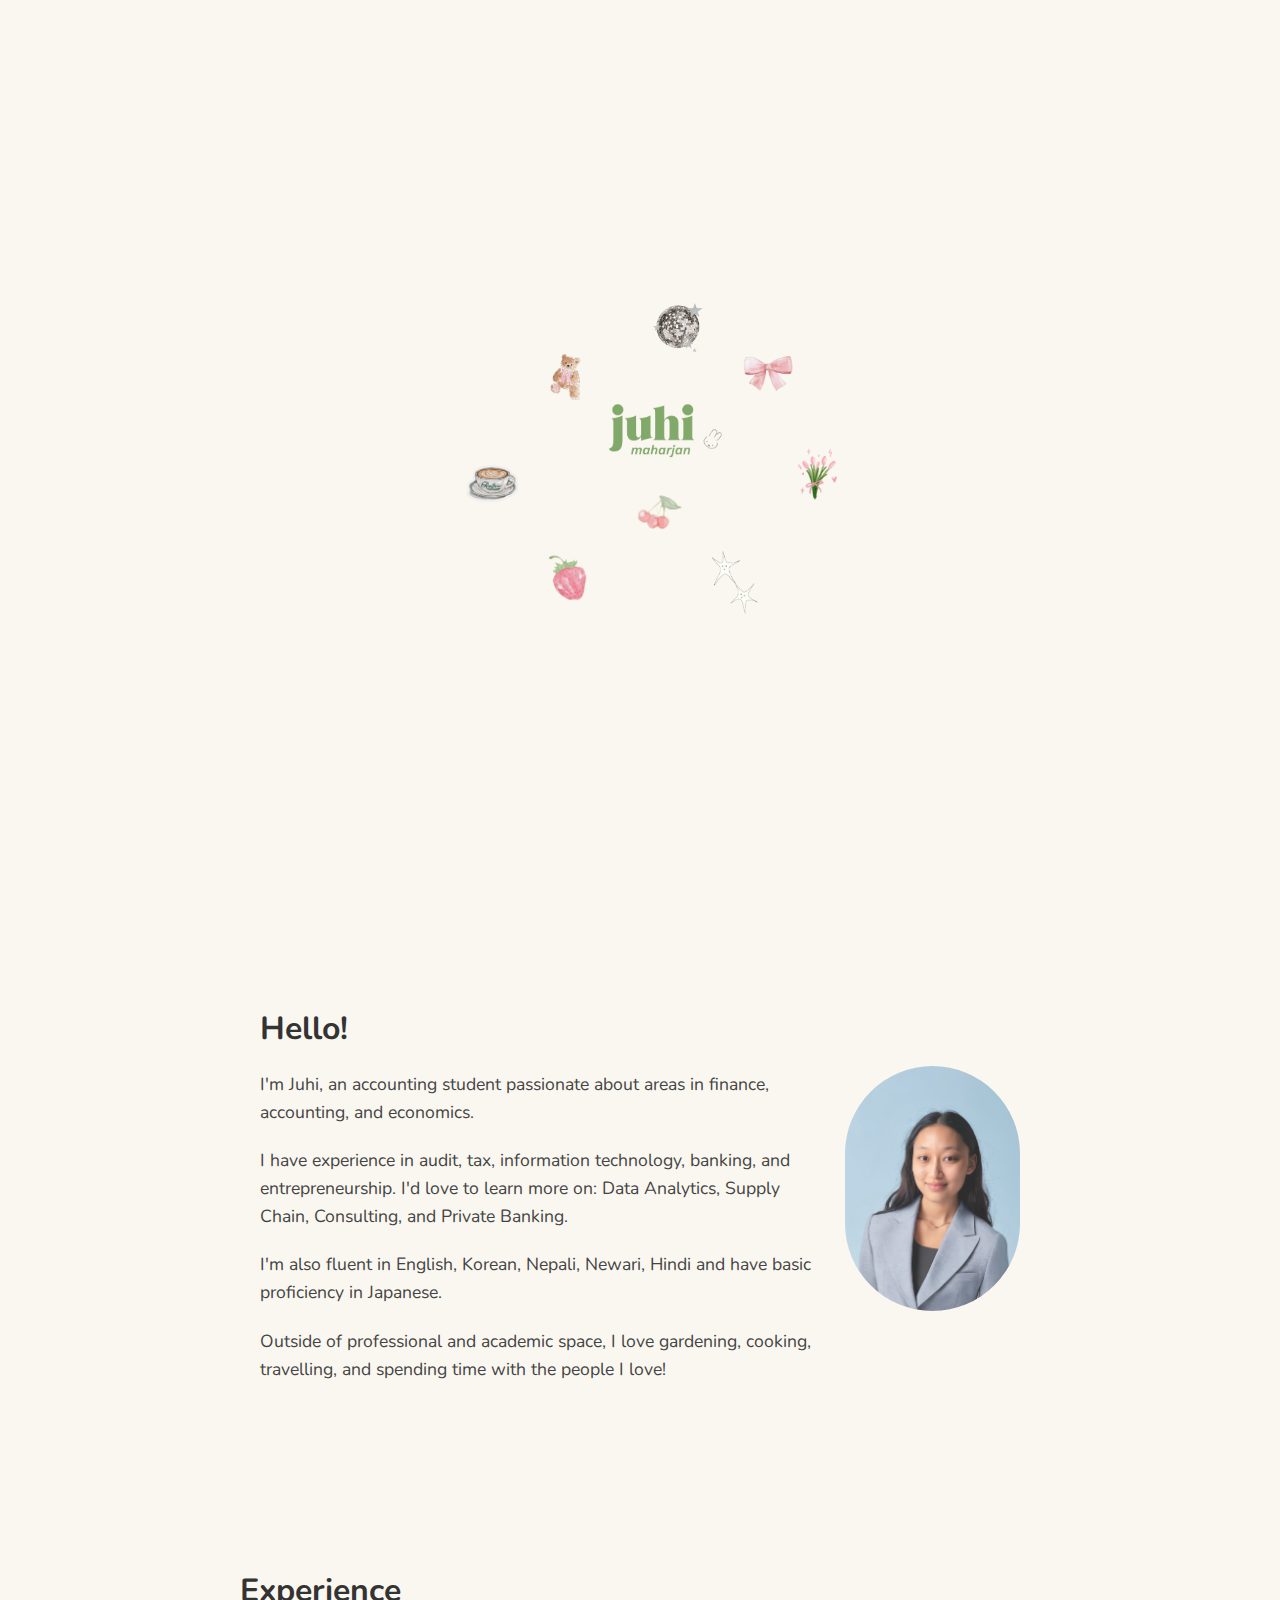
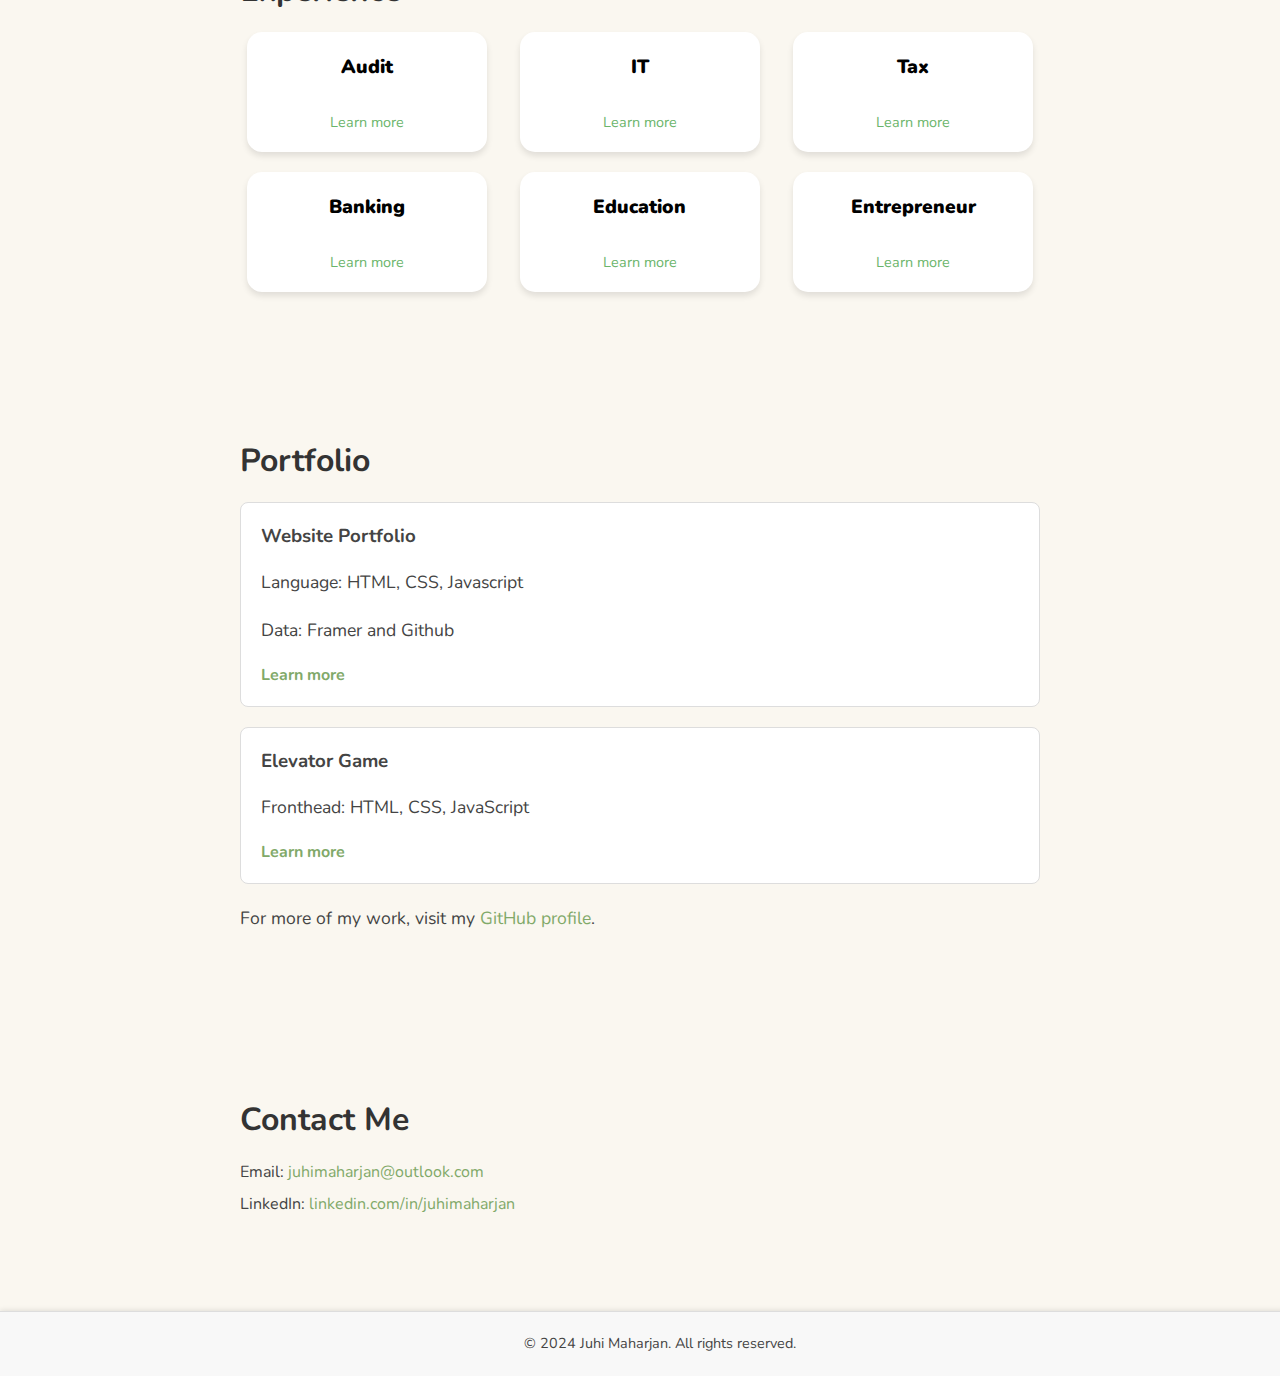
<file: index.html>
<!DOCTYPE html>
<html lang="en">
<head>
    <meta charset="UTF-8">
    <meta name="viewport" content="width=device-width, initial-scale=1.0">
    <title>Juhi Maharjan</title>
    <link rel="stylesheet" href="styles.css">
    <link rel="icon" href="images/miffy.png" type="image/png">
    <link rel="preconnect" href="https://fonts.googleapis.com">
    <link rel="preconnect" href="https://fonts.gstatic.com" crossorigin>
    <link href="https://fonts.googleapis.com/css2?family=Nunito:wght@300;400;600&family=Playwrite+CU:wght@100..400&display=swap" rel="stylesheet">
</head>
<body>
    <div class="logo-container">
        <a href="#top"> 
            <img src="images/juhi.png" alt="Logo" id="logo">
        </a>
        <div class="doodles">
            <img src="images/bear.png" class="doodle" alt="bear">
            <img src="images/bow.png" class="doodle" alt="bow">
            <img src="images/strawberry.png" class="doodle" alt="strawberry">
            <img src="images/cherries.png" class="doodle" alt="cherries">
            <img src="images/stars.png" class="doodle" alt="stars">
            <img src="images/discoball.png" class="doodle" alt="disco ball">
            <img src="images/tulips.png" class="doodle" alt="tulip bouquet">
            <img src="images/coffee.png" class="doodle" alt="ralph's coffee cup">
        </div>
        <div class="nav-bar">
            <a href="#about" class="nav-item">
                <img src="images/about.png" alt="About" class="about-icon">
            </a>
            <a href="#experience" class="nav-item">
                <img src="images/experience.png" alt="Portfolio" class="experience-icon">
            </a>
            <a href="#portfolio" class="nav-item">
                <img src="images/portfolio.png" alt="Portfolio" class="portfolio-icon">
            </a>
            <a href="#contact" class="nav-item">
                <img src="images/contact.png" alt="Contact" class="contact-icon">
            </a>
        </div>
    </div>

    <div id="content">
        <section id="about">
            <div class="about-content">
                <div class="about-text">
                    <h2>Hello!</h2>
                    <p>I'm Juhi, an accounting student passionate about areas in finance, accounting, and economics.</p>
                    <p>I have experience in audit, tax, information technology, banking, and entrepreneurship. I'd love to learn more on: Data Analytics, Supply Chain, Consulting, and Private Banking.</p>
                    <p>I'm also fluent in English, Korean, Nepali, Newari, Hindi and have basic proficiency in Japanese.</p>
                    <p>Outside of professional and academic space, I love gardening, cooking, travelling, and spending time with the people I love!</p>
                </div>
                <div class="about-image">
                    <img src="images/headshot.png" alt="Juhi Maharjan">
                </div>
            </div>
        </section>

        <section id="experience">
            <h2>Experience</h2>
            <div class="experience-container">
                <div class="experience-box">
                    <p><strong>Audit</strong></p>
                    <a href="audit.html">Learn more</a>
                </div>
                <div class="experience-box">
                    <p><strong>IT</strong></p> 
                    <a href="it.html">Learn more</a> 
                </div>
                <div class="experience-box">
                    <p><strong>Tax</strong></p>
                    <a href="tax.html">Learn more</a>
                </div>
                <div class="experience-box">
                    <p><strong>Banking</strong></p>
                    <a href="banking.html">Learn more</a>
                </div>
                <div class="experience-box">
                    <p><strong>Education</strong></p>
                    <a href="education.html">Learn more</a>
                </div>
                <div class="experience-box">
                    <p><strong>Entrepreneur</strong></p>
                    <a href="entrepreneur.html">Learn more</a>
                </div>
            </div>
        </section>
        
        <section id="portfolio">
            <h2>Portfolio</h2>
            <div class="portfolio-item">
                <h3>Website Portfolio</h3>
                <p>Language: HTML, CSS, Javascript</p>
                <p>Data: Framer and Github</p>
                <a href="portfolio.html">Learn more</a>
            </div>
            <div class="portfolio-item">
                <h3>Elevator Game</h3>
                <p>Fronthead: HTML, CSS, JavaScript</p>
                <a href="elevator.html">Learn more</a>
            </div>
            <div>
                <p>For more of my work, visit my <a href="https://github.com/juhimaharjan" target="_blank">GitHub profile</a>.</p>
            </div>
        </section>

        <section id="contact">
            <h2>Contact Me</h2>
            <ul>
                <li>Email: <a href="mailto:juhimaharjan@outlook.com">juhimaharjan@outlook.com</a></li>
                <li>LinkedIn: <a href="https://www.linkedin.com/in/juhimaharjan" target="_blank">linkedin.com/in/juhimaharjan</a></li>
            </ul>
        </section>
    </div>
    <footer>
        <p>&copy; 2024 Juhi Maharjan. All rights reserved.</p>
    </footer>

    <script src="scripts.js"></script>
</body>
</html>
</file>
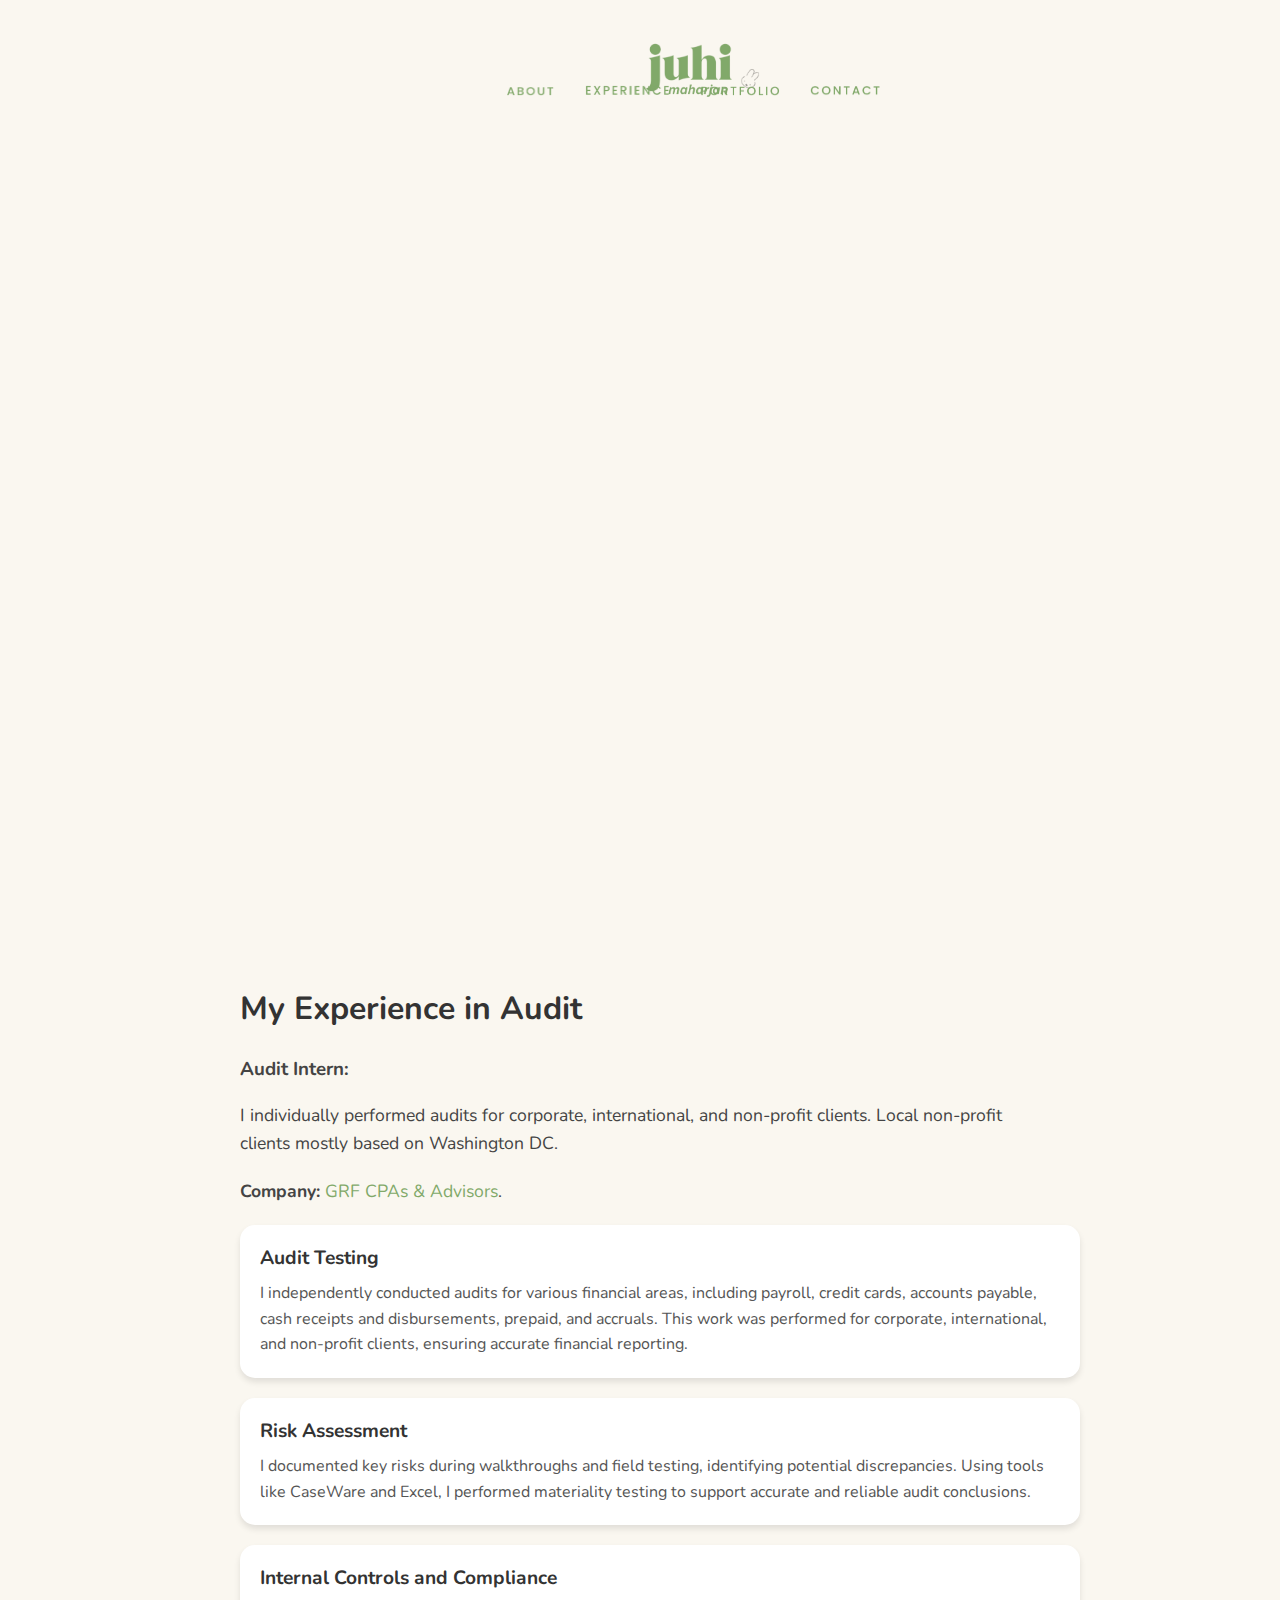
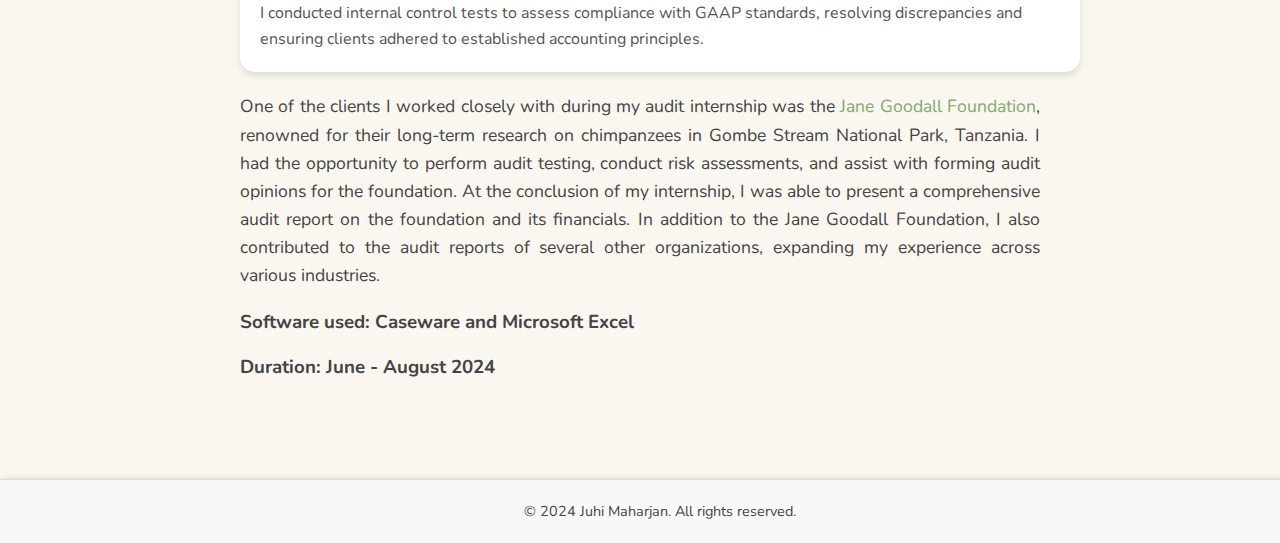
<file: audit.html>
<!DOCTYPE html>
<html lang="en">
<head>
    <meta charset="UTF-8">
    <meta name="viewport" content="width=device-width, initial-scale=1.0">
    <title>Audit</title>
    <link rel="stylesheet" href="styles.css">
    <link rel="icon" href="images/miffy.png" type="image/png"> 
    <link rel="preconnect" href="https://fonts.googleapis.com">
    <link rel="preconnect" href="https://fonts.gstatic.com" crossorigin>
    <link href="https://fonts.googleapis.com/css2?family=Nunito:wght@300;400;600&family=Playwrite+CU:wght@100..400&display=swap" rel="stylesheet">
</head>
    <body id="portfolio">
    <div class="logo-container sticky">
        <a href="index.html">
            <img src="images/juhi.png" alt="Logo" id="logo" class="shrunk-logo">
        </a>
        <div class="nav-bar show">
            <a href="index.html#about" class="nav-item">
                <img src="images/about.png" alt="About" class="about-icon">
            </a>
            <a href="index.html#experience" class="nav-item">
                <img src="images/experience.png" alt="Experience" class="experience-icon">
            </a>
            <a href="index.html#portfolio" class="nav-item">
                <img src="images/portfolio.png" alt="Portfolio" class="portfolio-icon">
            </a>
            <a href="index.html#contact" class="nav-item">
                <img src="images/contact.png" alt="Contact" class="contact-icon">
            </a>
        </div>
    </div>

    <div id="content">
        <section id="learn-more">
            <h2>My Experience in Audit<h2>
            <h3>Audit Intern:</h3>
            <p>I individually performed audits for corporate, international, and non-profit clients. Local non-profit clients mostly based on Washington DC. </p>
            <p><strong>Company:</strong> <a href="https://www.grfcpa.com/" target="_blank">GRF CPAs & Advisors</a>.</p>

            <div class="box">
                <h3>Audit Testing</h3>
                <p>I independently conducted audits for various financial areas, including payroll, credit cards, accounts payable, cash receipts and disbursements, prepaid, and accruals. This work was performed for corporate, international, and non-profit clients, ensuring accurate financial reporting.</p>
            </div>

            <div class="box">
                <h3>Risk Assessment</h3>
                <p>I documented key risks during walkthroughs and field testing, identifying potential discrepancies. Using tools like CaseWare and Excel, I performed materiality testing to support accurate and reliable audit conclusions.</p>
            </div>

            <div class="box">
                <h3> Internal Controls and Compliance</h3>
                <p>I conducted internal control tests to assess compliance with GAAP standards, resolving discrepancies and ensuring clients adhered to established accounting principles.</p>
            </div>

            <p style="text-align: justify;">
                One of the clients I worked closely with during my audit internship was the  <a href="https://janegoodall.org/" target="_blank"> Jane Goodall Foundation</a>, renowned for their long-term research on chimpanzees in Gombe Stream National Park, Tanzania. I had the opportunity to perform audit testing, conduct risk assessments, and assist with forming audit opinions for the foundation. At the conclusion of my internship, I was able to present a comprehensive audit report on the foundation and its financials. In addition to the Jane Goodall Foundation, I also contributed to the audit reports of several other organizations, expanding my experience across various industries.
            </p>

            <h3>Software used: Caseware and Microsoft Excel</h3> 
            <h3>Duration: June - August 2024</h3>
            </div>
        </section>
    </div>

    <footer>
        <p>&copy; 2024 Juhi Maharjan. All rights reserved.</p>
    </footer>

    <script src="scripts.js"></script>
</body>
</html>
</file>
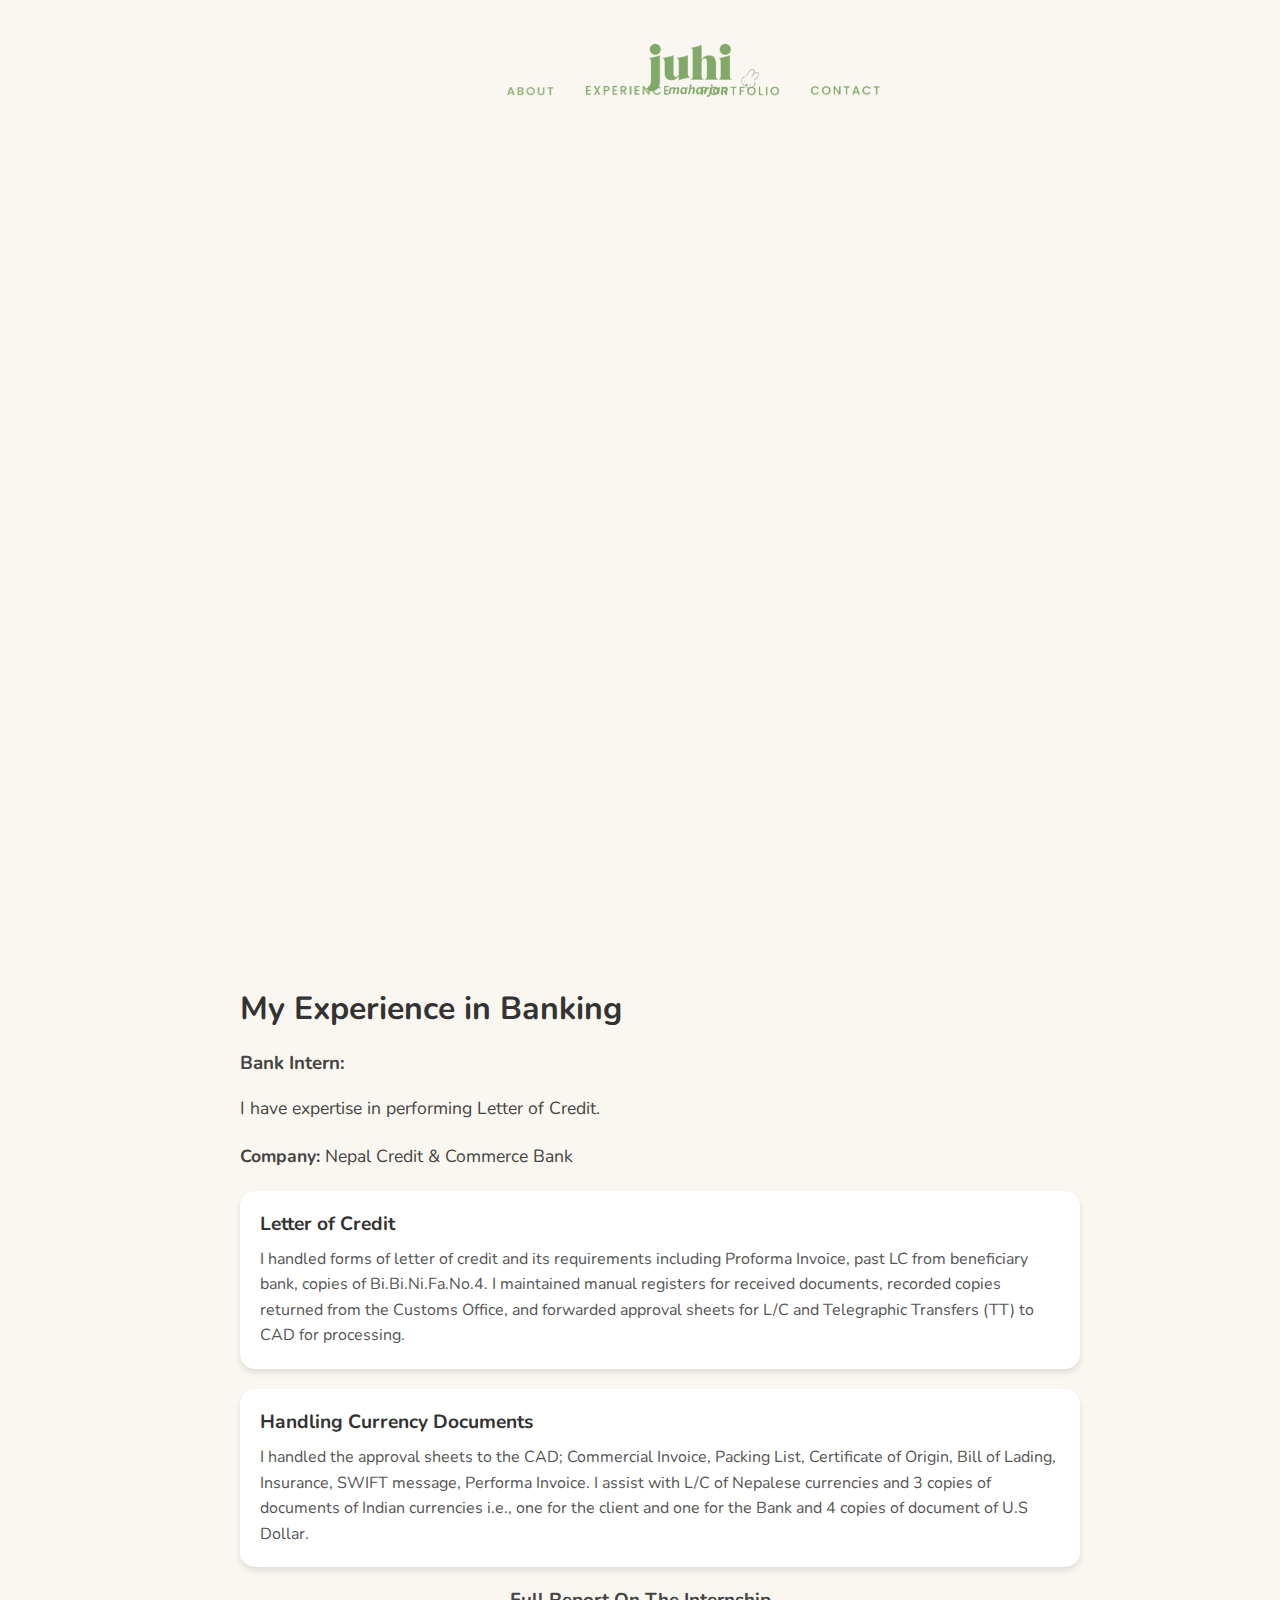
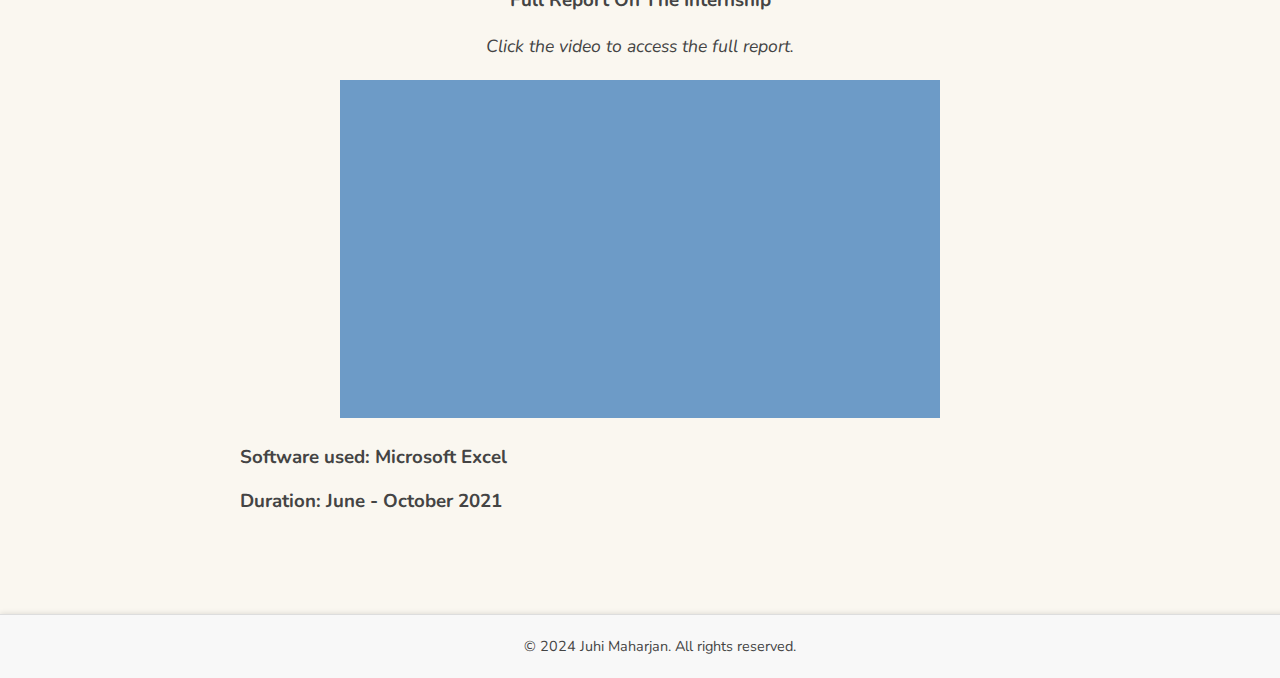
<file: banking.html>
<!DOCTYPE html>
<html lang="en">
<head>
    <meta charset="UTF-8">
    <meta name="viewport" content="width=device-width, initial-scale=1.0">
    <title>Bank</title>
    <link rel="stylesheet" href="styles.css">
    <link rel="icon" href="images/favicon.png" type="image/png"> 
    <link rel="preconnect" href="https://fonts.googleapis.com">
    <link rel="preconnect" href="https://fonts.gstatic.com" crossorigin>
    <link href="https://fonts.googleapis.com/css2?family=Nunito:wght@300;400;600&family=Playwrite+CU:wght@100..400&display=swap" rel="stylesheet">
</head>
<body id="portfolio">
    <div class="logo-container sticky">
        <a href="index.html">
            <img src="images/juhi.png" alt="Logo" id="logo" class="shrunk-logo">
        </a>
        <div class="nav-bar show">
            <a href="index.html#about" class="nav-item">
                <img src="images/about.png" alt="About" class="about-icon">
            </a>
            <a href="index.html#experience" class="nav-item">
                <img src="images/experience.png" alt="Experience" class="experience-icon">
            </a>
            <a href="index.html#portfolio" class="nav-item">
                <img src="images/portfolio.png" alt="Portfolio" class="portfolio-icon">
            </a>
            <a href="index.html#contact" class="nav-item">
                <img src="images/contact.png" alt="Contact" class="contact-icon">
            </a>
        </div>
    </div>

    <div id="content">
        <section id="learn-more">
            <h2>My Experience in Banking</h2>
            <h3>Bank Intern:</h3>
            <p>I have expertise in performing Letter of Credit.</p>
            <p><strong>Company:</strong> Nepal Credit & Commerce Bank</p>
            
            <div class="box">
                <h3>Letter of Credit</h3>
                <p>I handled forms of letter of credit and its requirements including Proforma Invoice, past LC from beneficiary bank, copies of Bi.Bi.Ni.Fa.No.4. I maintained manual registers for received documents, recorded copies returned from the Customs Office, and forwarded approval sheets for L/C and Telegraphic Transfers (TT) to CAD for processing. </p>
            </div>

            <div class="box">
                <h3>Handling Currency Documents</h3>
                <p> I handled the approval sheets to the CAD; Commercial Invoice, Packing List, Certificate of Origin, Bill of Lading, Insurance, SWIFT message, Performa Invoice. I assist with L/C  of Nepalese currencies and 3 copies of documents of Indian currencies i.e., one for the client and one for the Bank and 4 copies of document of U.S Dollar.</p>
            </div>

            <div>
                <h3 style="text-align: center;">Full Report On The Internship</h3>

                <!-- Container for video and text -->
                <div style="text-align: center; margin-bottom: 20px;">
                    <p style="text-align: center; font-style: italic; margin-bottom: 20px;">
                        Click the video to access the full report.
                    </p>
                    
                    <!-- Container for the video -->
                    <div style="text-align: center;">
                        <a href="images/bankreport.pdf" target="_blank">
                            <video id="myVideo" width="600" autoplay muted loop>
                                <source src="images/video.mp4" type="video/mp4">
                                Your browser does not support the video tag.
                            </video>
                        </a>
                    </div>

                    <div style="margin-top: 20px;">
                        <h3 style="text-align: left;">Software used: Microsoft Excel</h3>
                        <h3 style="text-align: left;">Duration: June - October 2021</h3>
                    </div>
        </section>
    </div>

    <footer>
        <p>&copy; 2024 Juhi Maharjan. All rights reserved.</p>
    </footer>

    <script src="scripts.js"></script>
</body>
</html>
</file>
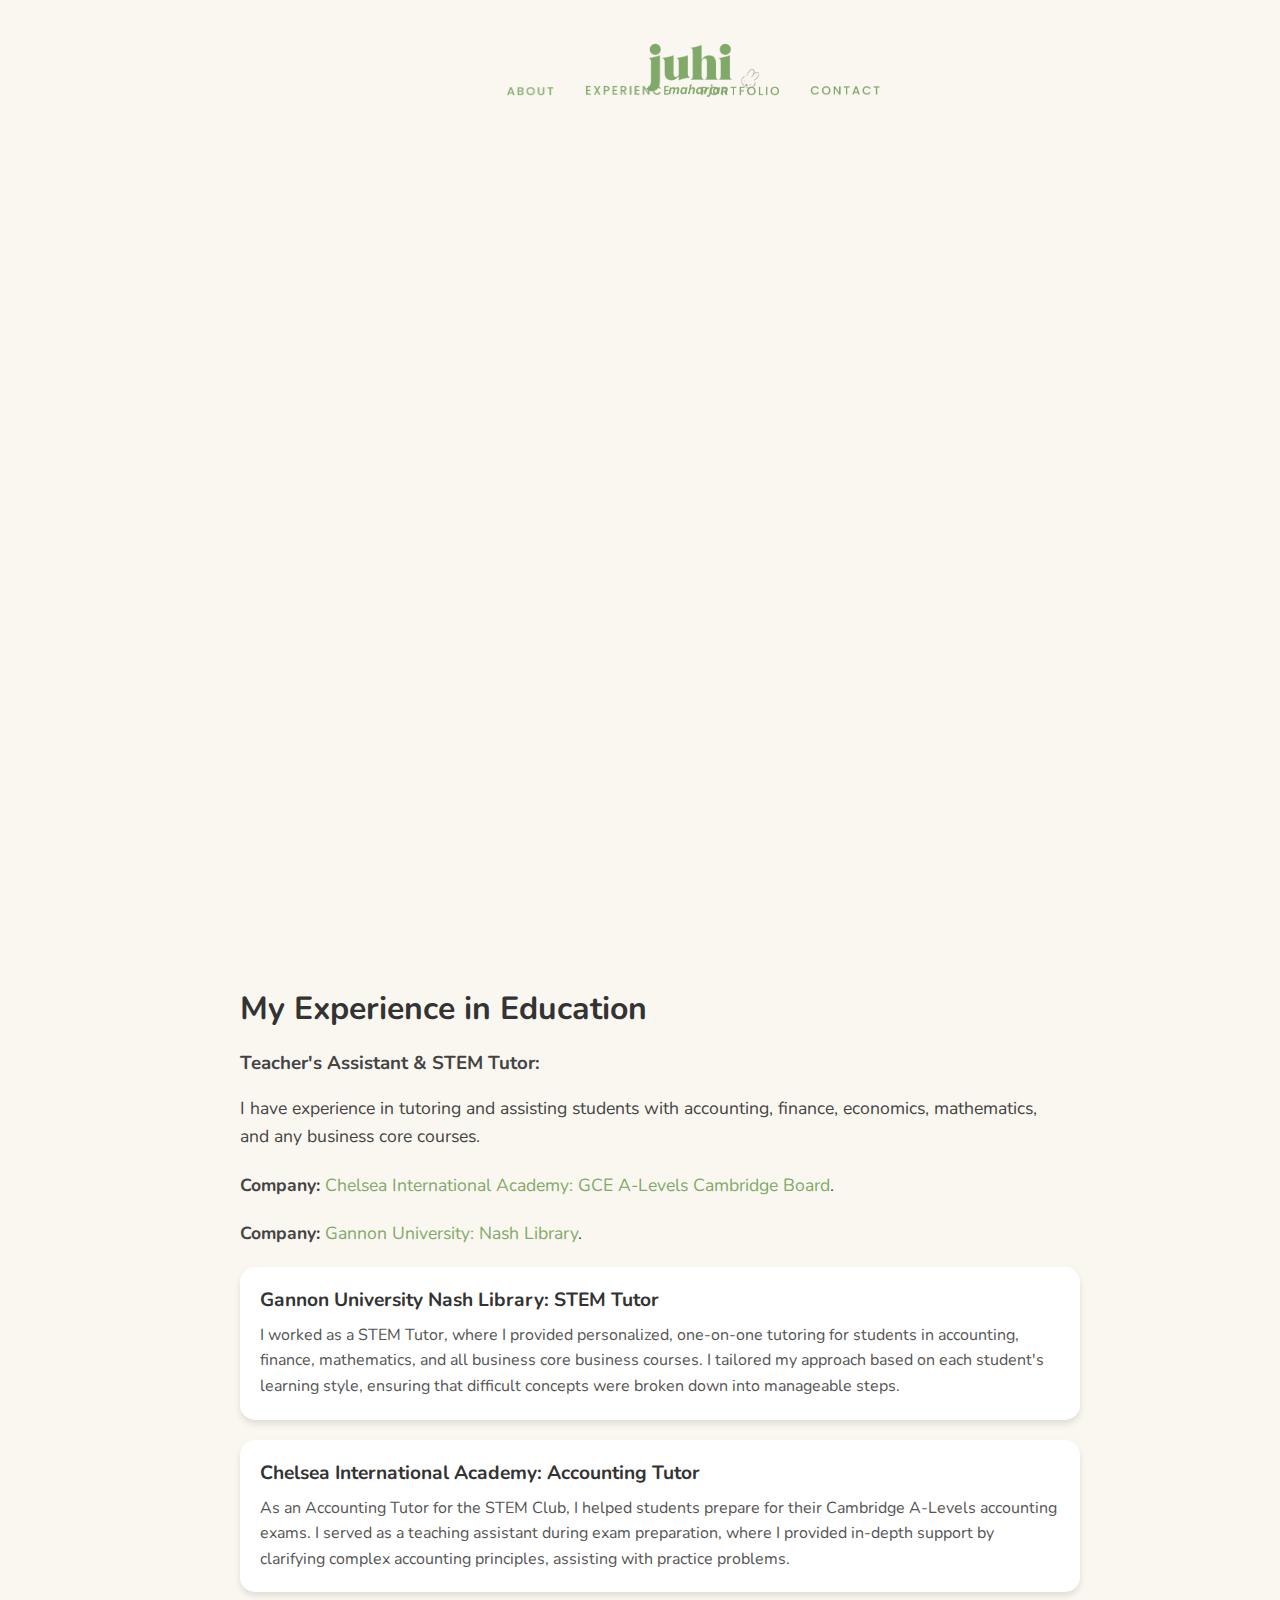
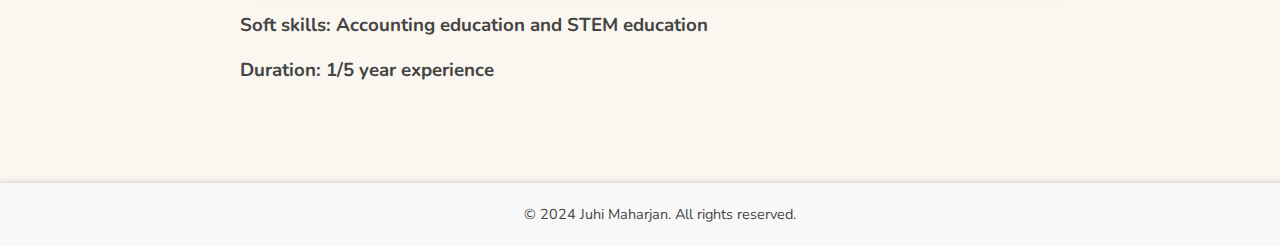
<file: education.html>
<!DOCTYPE html>
<html lang="en">
<head>
    <meta charset="UTF-8">
    <meta name="viewport" content="width=device-width, initial-scale=1.0">
    <title>Education</title>
    <link rel="stylesheet" href="styles.css">
    <link rel="icon" href="images/favicon.png" type="image/png"> 
    <link rel="preconnect" href="https://fonts.googleapis.com">
    <link rel="preconnect" href="https://fonts.gstatic.com" crossorigin>
    <link href="https://fonts.googleapis.com/css2?family=Nunito:wght@300;400;600&family=Playwrite+CU:wght@100..400&display=swap" rel="stylesheet">
</head>
<body id="portfolio">
    <div class="logo-container sticky">
        <a href="index.html">
            <img src="images/juhi.png" alt="Logo" id="logo" class="shrunk-logo">
        </a>
        <div class="nav-bar show">
            <a href="index.html#about" class="nav-item">
                <img src="images/about.png" alt="About" class="about-icon">
            </a>
            <a href="index.html#experience" class="nav-item">
                <img src="images/experience.png" alt="Experience" class="experience-icon">
            </a>
            <a href="index.html#portfolio" class="nav-item">
                <img src="images/portfolio.png" alt="Portfolio" class="portfolio-icon">
            </a>
            <a href="index.html#contact" class="nav-item">
                <img src="images/contact.png" alt="Contact" class="contact-icon">
            </a>
        </div>
    </div>

    <div id="content">
        <section id="learn-more">
            <h2>My Experience in Education</h2>
            <h3>Teacher's Assistant & STEM Tutor:</h3>
            <p>I have experience in tutoring and assisting students with accounting, finance, economics, mathematics, and any business core courses.</p>
            <p><strong>Company:</strong> <a href="https://chelsea.edu.np/gce-a-level" target="_blank">Chelsea International Academy: GCE A-Levels Cambridge Board</a>.</p>
            <p><strong>Company:</strong> <a href="https://library.gannon.edu/c.php?g=707144&p=5812086" target="_blank">Gannon University: Nash Library</a>.</p>
          
            <div class="box">
                <h3>Gannon University Nash Library: STEM Tutor</h3>
                <p>I worked as a STEM Tutor, where I provided personalized, one-on-one tutoring for students in accounting, finance, mathematics, and all business core business courses. I tailored my approach based on each student's learning style, ensuring that difficult concepts were broken down into manageable steps.</p>
            </div>

            <div class="box">
                <h3>Chelsea International Academy: Accounting Tutor</h3>
                <p>As an Accounting Tutor for the STEM Club, I helped students prepare for their Cambridge A-Levels accounting exams. I served as a teaching assistant during exam preparation, where I provided in-depth support by clarifying complex accounting principles, assisting with practice problems.</p>
            </div>

            <h3>Soft skills: Accounting education and STEM education</h3> 
            <h3>Duration: 1/5 year experience</h3>
            </div>
        </section>
    </div>

    <footer>
        <p>&copy; 2024 Juhi Maharjan. All rights reserved.</p>
    </footer>

    <script src="scripts.js"></script>
</body>
</html>
</file>
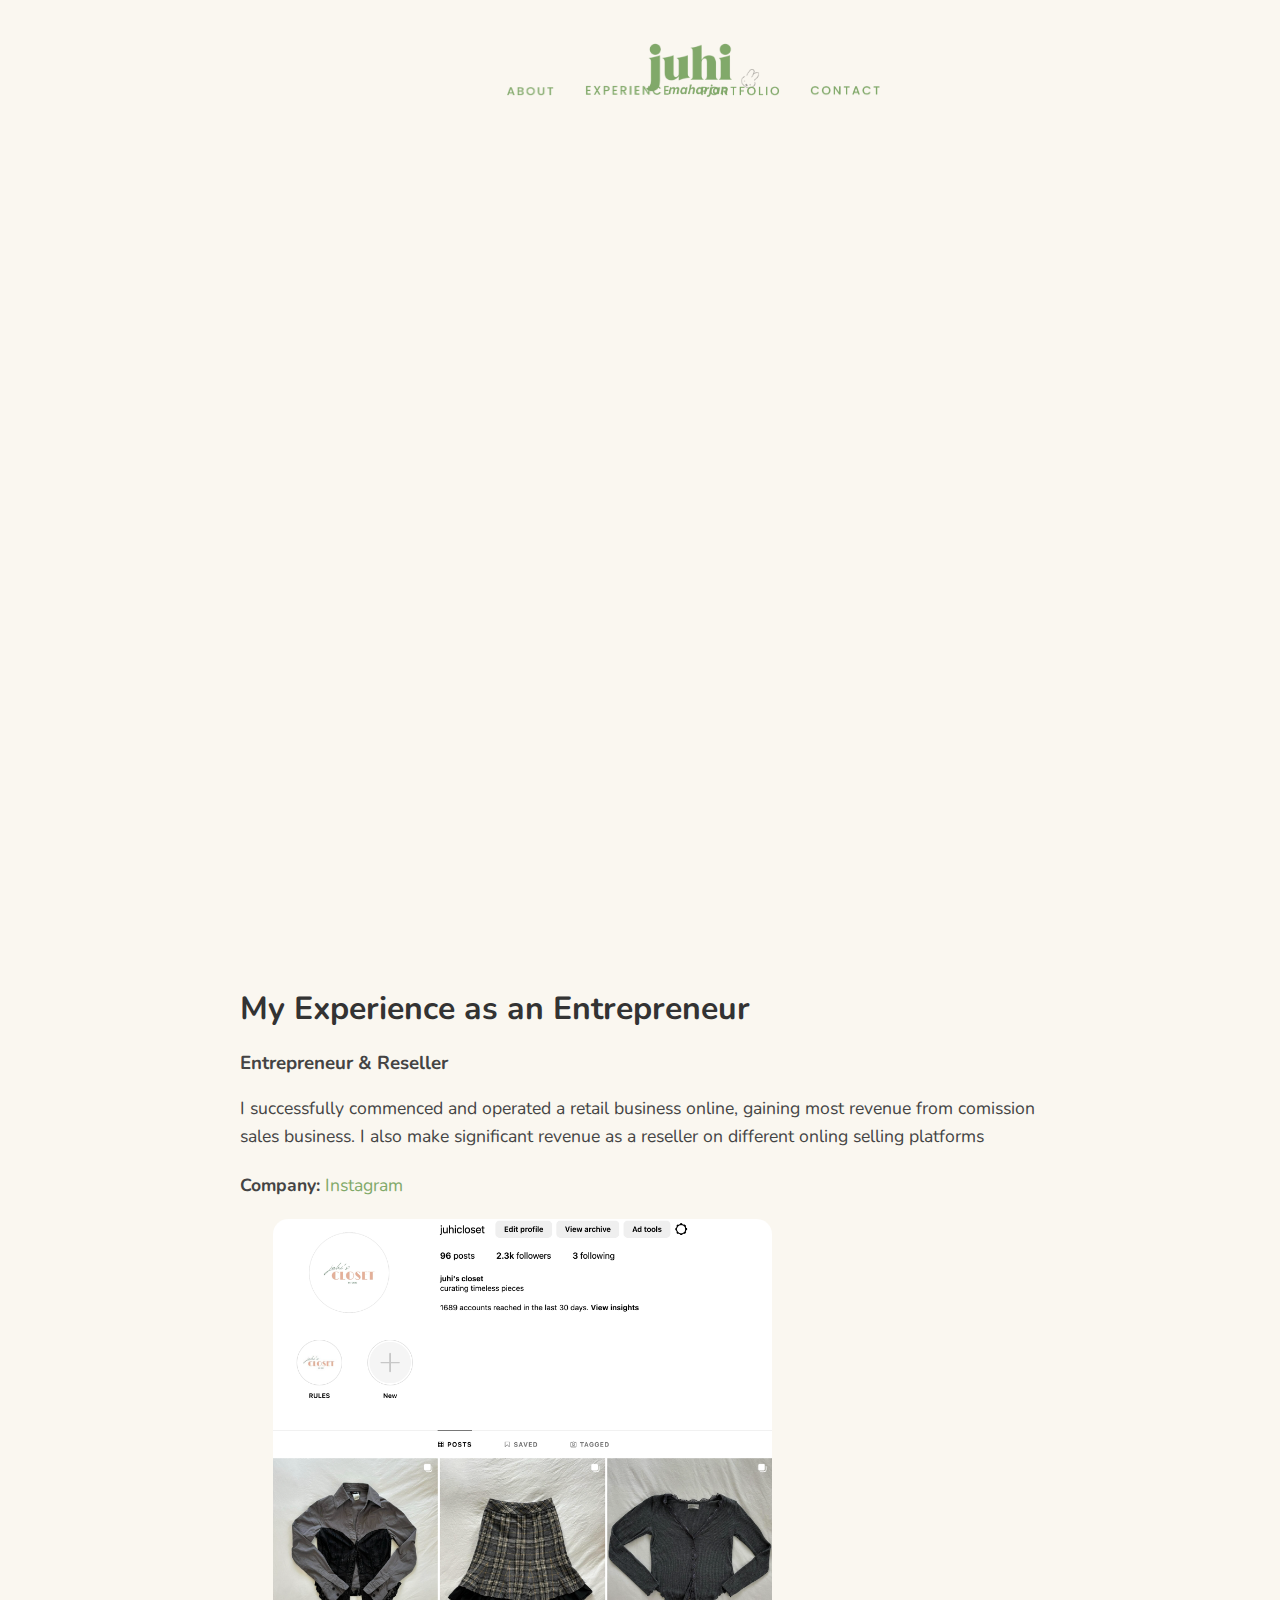
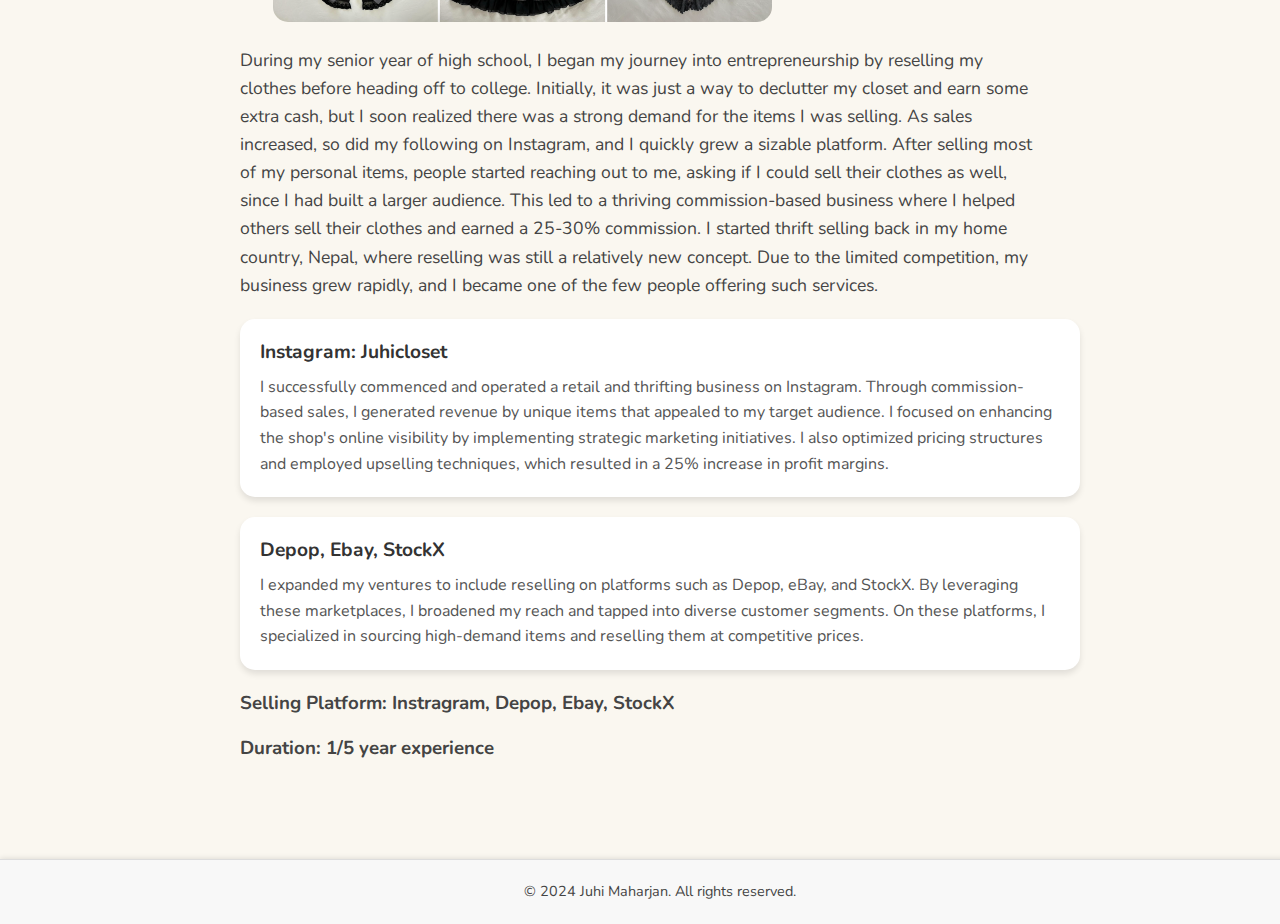
<file: entrepreneur.html>
<!DOCTYPE html>
<html lang="en">
<head>
    <meta charset="UTF-8">
    <meta name="viewport" content="width=device-width, initial-scale=1.0">
    <title>Entrepreneur</title>
    <link rel="stylesheet" href="styles.css">
    <link rel="icon" href="images/favicon.png" type="image/png"> 
    <link rel="preconnect" href="https://fonts.googleapis.com">
    <link rel="preconnect" href="https://fonts.gstatic.com" crossorigin>
    <link href="https://fonts.googleapis.com/css2?family=Nunito:wght@300;400;600&family=Playwrite+CU:wght@100..400&display=swap" rel="stylesheet">
</head>
<body id="portfolio">
    <div class="logo-container sticky">
        <a href="index.html">
            <img src="images/juhi.png" alt="Logo" id="logo" class="shrunk-logo">
        </a>
        <div class="nav-bar show">
            <a href="index.html#about" class="nav-item">
                <img src="images/about.png" alt="About" class="about-icon">
            </a>
            <a href="index.html#experience" class="nav-item">
                <img src="images/experience.png" alt="Experience" class="experience-icon">
            </a>
            <a href="index.html#portfolio" class="nav-item">
                <img src="images/portfolio.png" alt="Portfolio" class="portfolio-icon">
            </a>
            <a href="index.html#contact" class="nav-item">
                <img src="images/contact.png" alt="Contact" class="contact-icon">
            </a>
        </div>
    </div>

    <div id="content">
        <section id="learn-more">
            <h2>My Experience as an Entrepreneur</h2>
            <h3>Entrepreneur & Reseller</h3>
            <p>I successfully commenced and operated a retail business online, gaining most revenue from comission sales business. I also make significant revenue as a reseller on different onling selling platforms</p>
            <p><strong>Company:</strong> <a href="https://www.instagram.com/" target="_blank">Instagram</a></p>

        <div style="display: flex; justify-content: center; align-items: center; gap: 20px;">
            <!-- Left side: Image -->
                <div>
            <img src="images/instagram.png" alt="Instagram Profile" style="max-width: 500px; border-radius: 15px; height: auto;">
                </div>
    
            <!-- Right side: Video -->
                <div>
            <video id="myVideo" style="width: 215px; border-radius: 15px; height: auto;" autoplay muted loop>
            <source src="images/instagram.mp4" type="video/mp4">
            Your browser does not support the video tag.
                </video>
            </div>
        </div>
            
            <p>During my senior year of high school, I began my journey into entrepreneurship by reselling my clothes before heading off to college. Initially, it was just a way to declutter my closet and earn some extra cash, but I soon realized there was a strong demand for the items I was selling. As sales increased, so did my following on Instagram, and I quickly grew a sizable platform. After selling most of my personal items, people started reaching out to me, asking if I could sell their clothes as well, since I had built a larger audience. This led to a thriving commission-based business where I helped others sell their clothes and earned a 25-30% commission.
                I started thrift selling back in my home country, Nepal, where reselling was still a relatively new concept. Due to the limited competition, my business grew rapidly, and I became one of the few people offering such services.</p>

            <div class="box">
                <h3>Instagram: Juhicloset</h3>
                <p>I successfully commenced and operated a retail and thrifting business on Instagram. Through commission-based sales, I generated revenue by unique items that appealed to my target audience. I focused on enhancing the shop's online visibility by implementing strategic marketing initiatives. I also optimized pricing structures and employed upselling techniques, which resulted in a 25% increase in profit margins.</p>
            </div>

            <div class="box">
                <h3>Depop, Ebay, StockX</h3>
                <p>I expanded my ventures to include reselling on platforms such as Depop, eBay, and StockX. By leveraging these marketplaces, I broadened my reach and tapped into diverse customer segments. On these platforms, I specialized in sourcing high-demand items and reselling them at competitive prices.</p>
            </div>

            <h3>Selling Platform: Instragram, Depop, Ebay, StockX</h3> 
            <h3>Duration: 1/5 year experience</h3>
            </div>
        </section>
    </div>

    <footer>
        <p>&copy; 2024 Juhi Maharjan. All rights reserved.</p>
    </footer>

    <script src="scripts.js"></script>
</body>
</html>
</file>
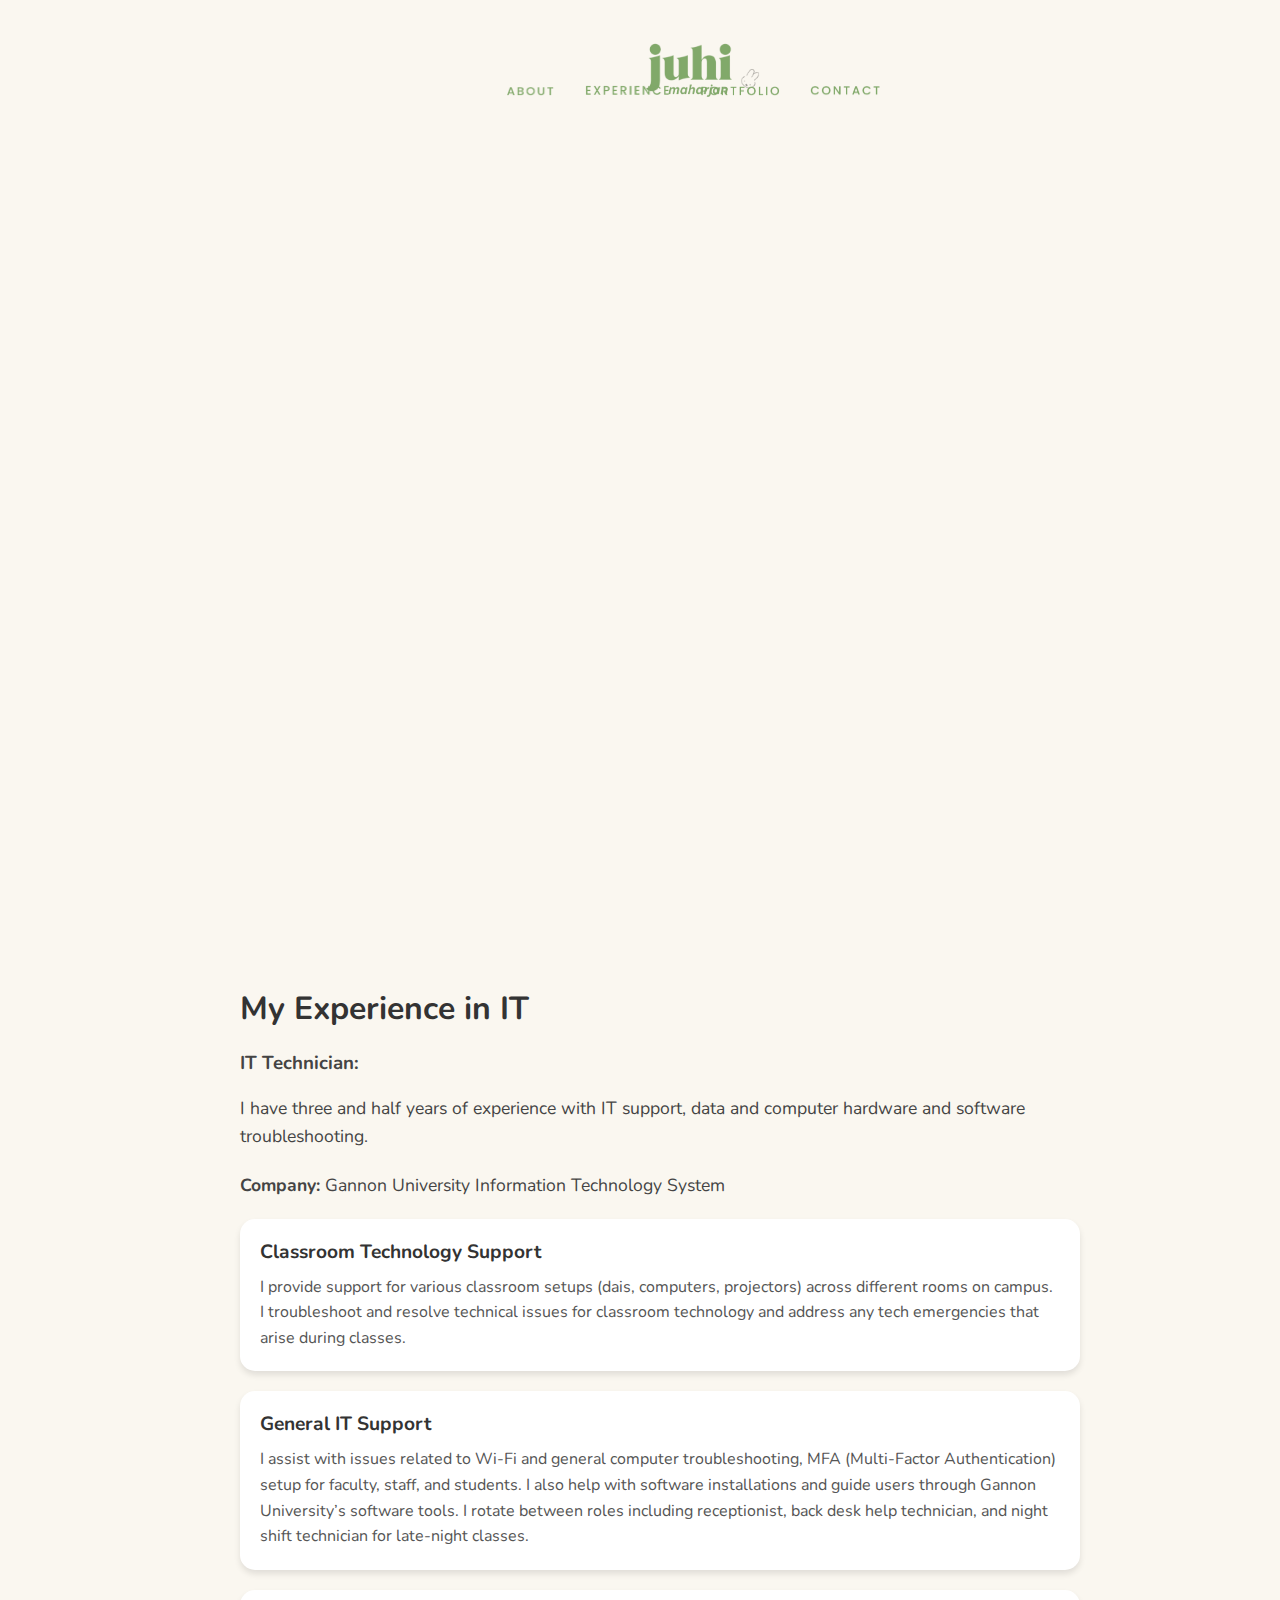
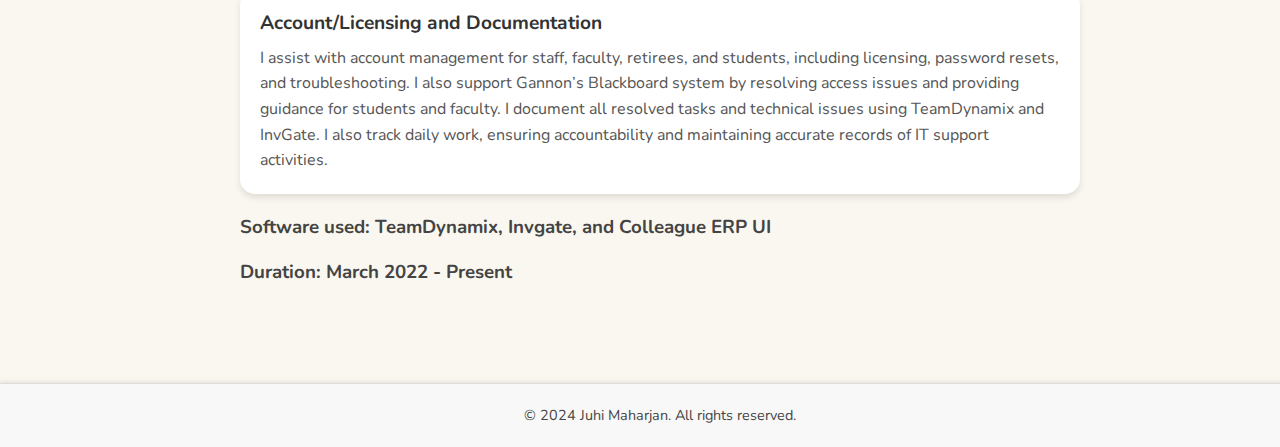
<file: it.html>
<!DOCTYPE html>
<html lang="en">
<head>
    <meta charset="UTF-8">
    <meta name="viewport" content="width=device-width, initial-scale=1.0">
    <title>IT</title>
    <link rel="stylesheet" href="styles.css">
    <link rel="icon" href="images/miffy.png" type="image/png"> 
    <link rel="preconnect" href="https://fonts.googleapis.com">
    <link rel="preconnect" href="https://fonts.gstatic.com" crossorigin>
    <link href="https://fonts.googleapis.com/css2?family=Nunito:wght@300;400;600&family=Playwrite+CU:wght@100..400&display=swap" rel="stylesheet">
</head>
<body id="portfolio">
    <div class="logo-container sticky">
        <a href="index.html">
            <img src="images/juhi.png" alt="Logo" id="logo" class="shrunk-logo">
        </a>
        <div class="nav-bar show">
            <a href="index.html#about" class="nav-item">
                <img src="images/about.png" alt="About" class="about-icon">
            </a>
            <a href="index.html#experience" class="nav-item">
                <img src="images/experience.png" alt="Experience" class="experience-icon">
            </a>
            <a href="index.html#portfolio" class="nav-item">
                <img src="images/portfolio.png" alt="Portfolio" class="portfolio-icon">
            </a>
            <a href="index.html#contact" class="nav-item">
                <img src="images/contact.png" alt="Contact" class="contact-icon">
            </a>
        </div>
    </div>

    <div id="content">
        <section id="learn-more">
            <h2>My Experience in IT</h2>
            <h3>IT Technician:</h3>
            <p>I have three and half years of experience with IT support, data and computer hardware and software troubleshooting. </p>
            <p><strong>Company:</strong> Gannon University Information Technology System</p>
            
            <div class="box">
                <h3>Classroom Technology Support</h3>
                <p>I provide support for various classroom setups (dais, computers, projectors) across different rooms on campus. I troubleshoot and resolve technical issues for classroom technology and address any tech emergencies that arise during classes.</p>
            </div>

            <!-- General IT Support -->
            <div class="box">
                <h3>General IT Support</h3>
                <p>I assist with issues related to Wi-Fi and general computer troubleshooting, MFA (Multi-Factor Authentication) setup for faculty, staff, and students. I also help with software installations and guide users through Gannon University’s software tools. I rotate between roles including receptionist, back desk help technician, and night shift technician for late-night classes.</p>
            </div>

            <!-- Account and Licensing Support -->
            <div class="box">
                <h3>Account/Licensing and Documentation</h3>
                <p>I assist with account management for staff, faculty, retirees, and students, including licensing, password resets, and troubleshooting. I also support Gannon’s Blackboard system by resolving access issues and providing guidance for students and faculty. I document all resolved tasks and technical issues using TeamDynamix and InvGate. I also track daily work, ensuring accountability and maintaining accurate records of IT support activities.</p>
            </div>

            <h3>Software used: TeamDynamix, Invgate, and Colleague ERP UI</h3> 
            <h3>Duration: March 2022 -  Present</h3>
            </div>
        </section>
    </div>

    <footer>
        <p>&copy; 2024 Juhi Maharjan. All rights reserved.</p>
    </footer>

    <script src="scripts.js"></script>
</body>
</html>
</file>
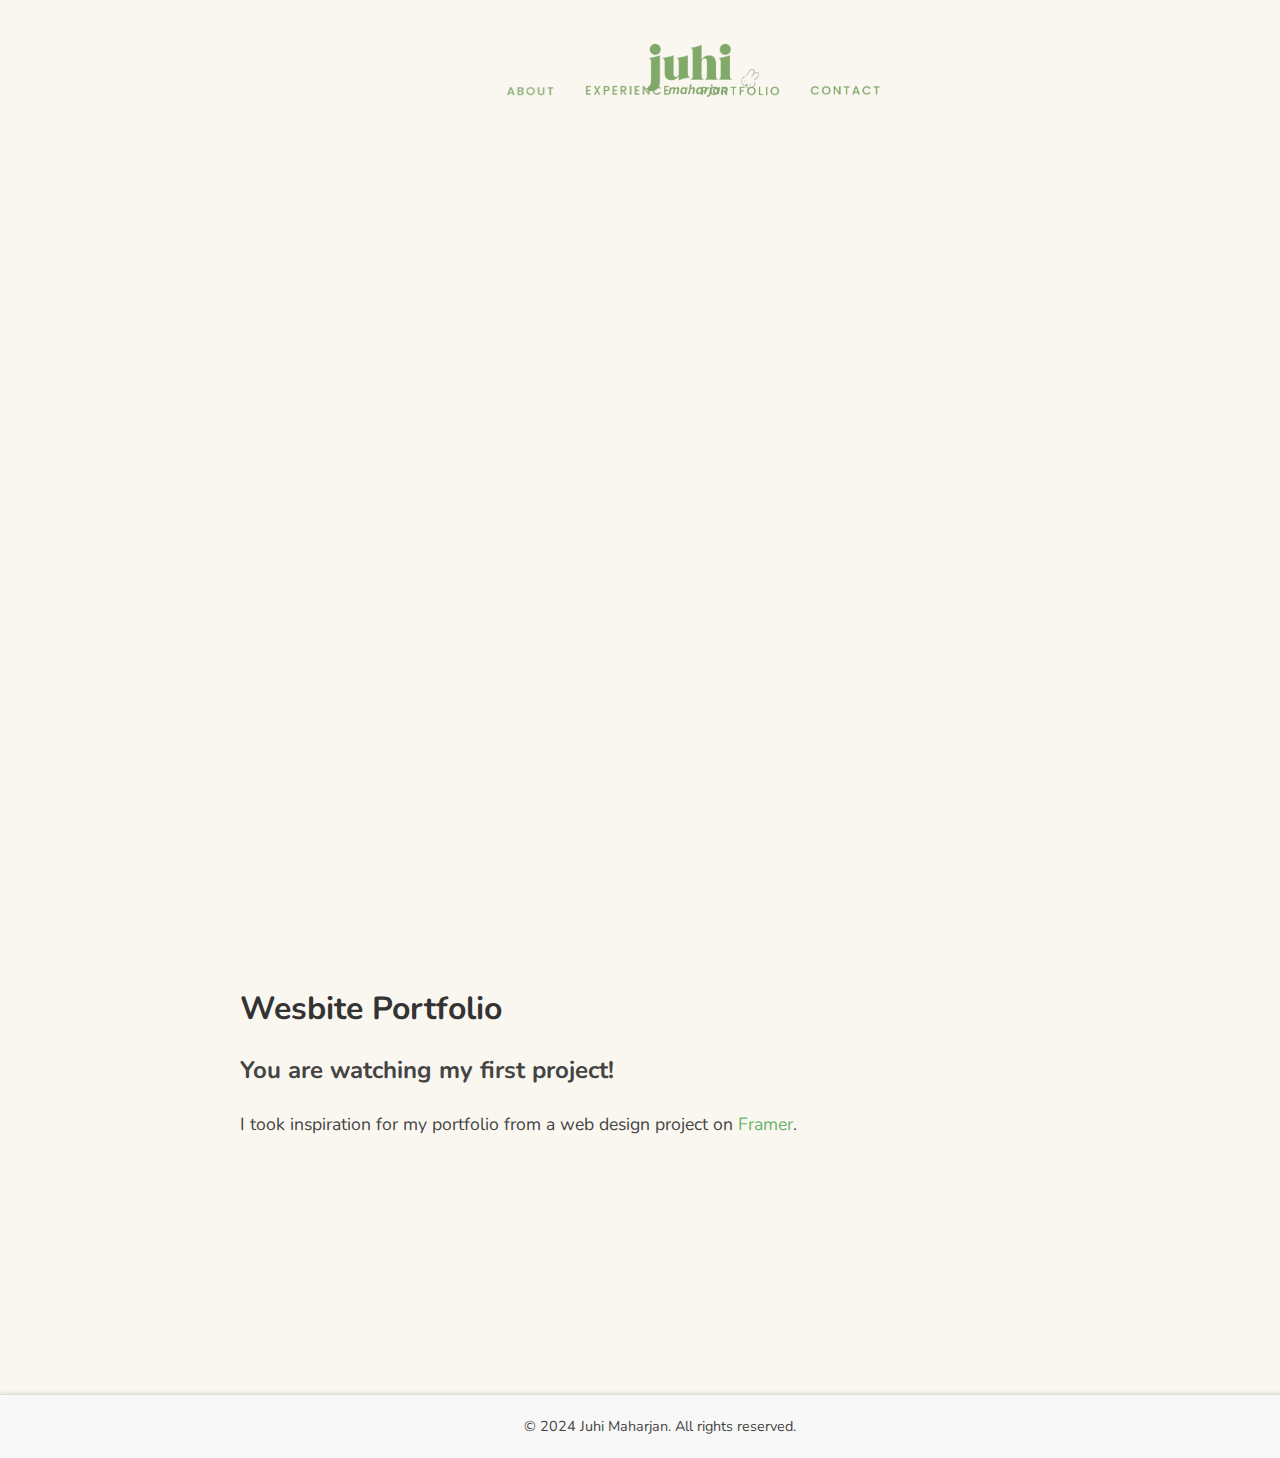
<file: portfolio.html>
<!DOCTYPE html>
<html lang="en">
<head>
    <meta charset="UTF-8">
    <meta name="viewport" content="width=device-width, initial-scale=1.0">
    <title>My Portfolio</title>
    <link rel="stylesheet" href="styles.css">
    <link rel="icon" href="images/miffy.png" type="image/png"> 
    <link rel="preconnect" href="https://fonts.googleapis.com">
    <link rel="preconnect" href="https://fonts.gstatic.com" crossorigin>
    <link href="https://fonts.googleapis.com/css2?family=Nunito:wght@300;400;600&family=Playwrite+CU:wght@100..400&display=swap" rel="stylesheet">
</head>
<body id="portfolio">
    <div class="logo-container sticky">
        <a href="index.html">
            <img src="images/juhi.png" alt="Logo" id="logo" class="shrunk-logo">
        </a>
        <div class="nav-bar show">
            <a href="index.html#about" class="nav-item">
                <img src="images/about.png" alt="About" class="about-icon">
            </a>
            <a href="index.html#experience" class="nav-item">
                <img src="images/experience.png" alt="Experience" class="experience-icon">
            </a>
            <a href="index.html#portfolio" class="nav-item">
                <img src="images/portfolio.png" alt="Portfolio" class="portfolio-icon">
            </a>
            <a href="index.html#contact" class="nav-item">
                <img src="images/contact.png" alt="Contact" class="contact-icon">
            </a>
        </div>
    </div>

    <div id="content">
                <section id="learn-more">
            <h2>Wesbite Portfolio</h2>
            <h3 style="font-weight: bold; font-size: 1.5em;">You are watching my first project!</h3>
            <p> I took inspiration for my portfolio from a web design project on <a href="https://juhimaharjan.framer.website/" style="color: #6BB56B;">Framer</a>.</p>

            <div style="text-align: center;">
                 <video id="myVideo" width="800" style="border-radius: 15px;" autoplay muted loop>
                    <source src="images/framer.mp4" type="video/mp4">
                    Your browser does not support the video tag.
                </video>
            </div>

        </section>
    </div>

    <footer>
        <p>&copy; 2024 Juhi Maharjan. All rights reserved.</p>
    </footer>

    <script src="scripts.js"></script>
</body>
</html>
</file>
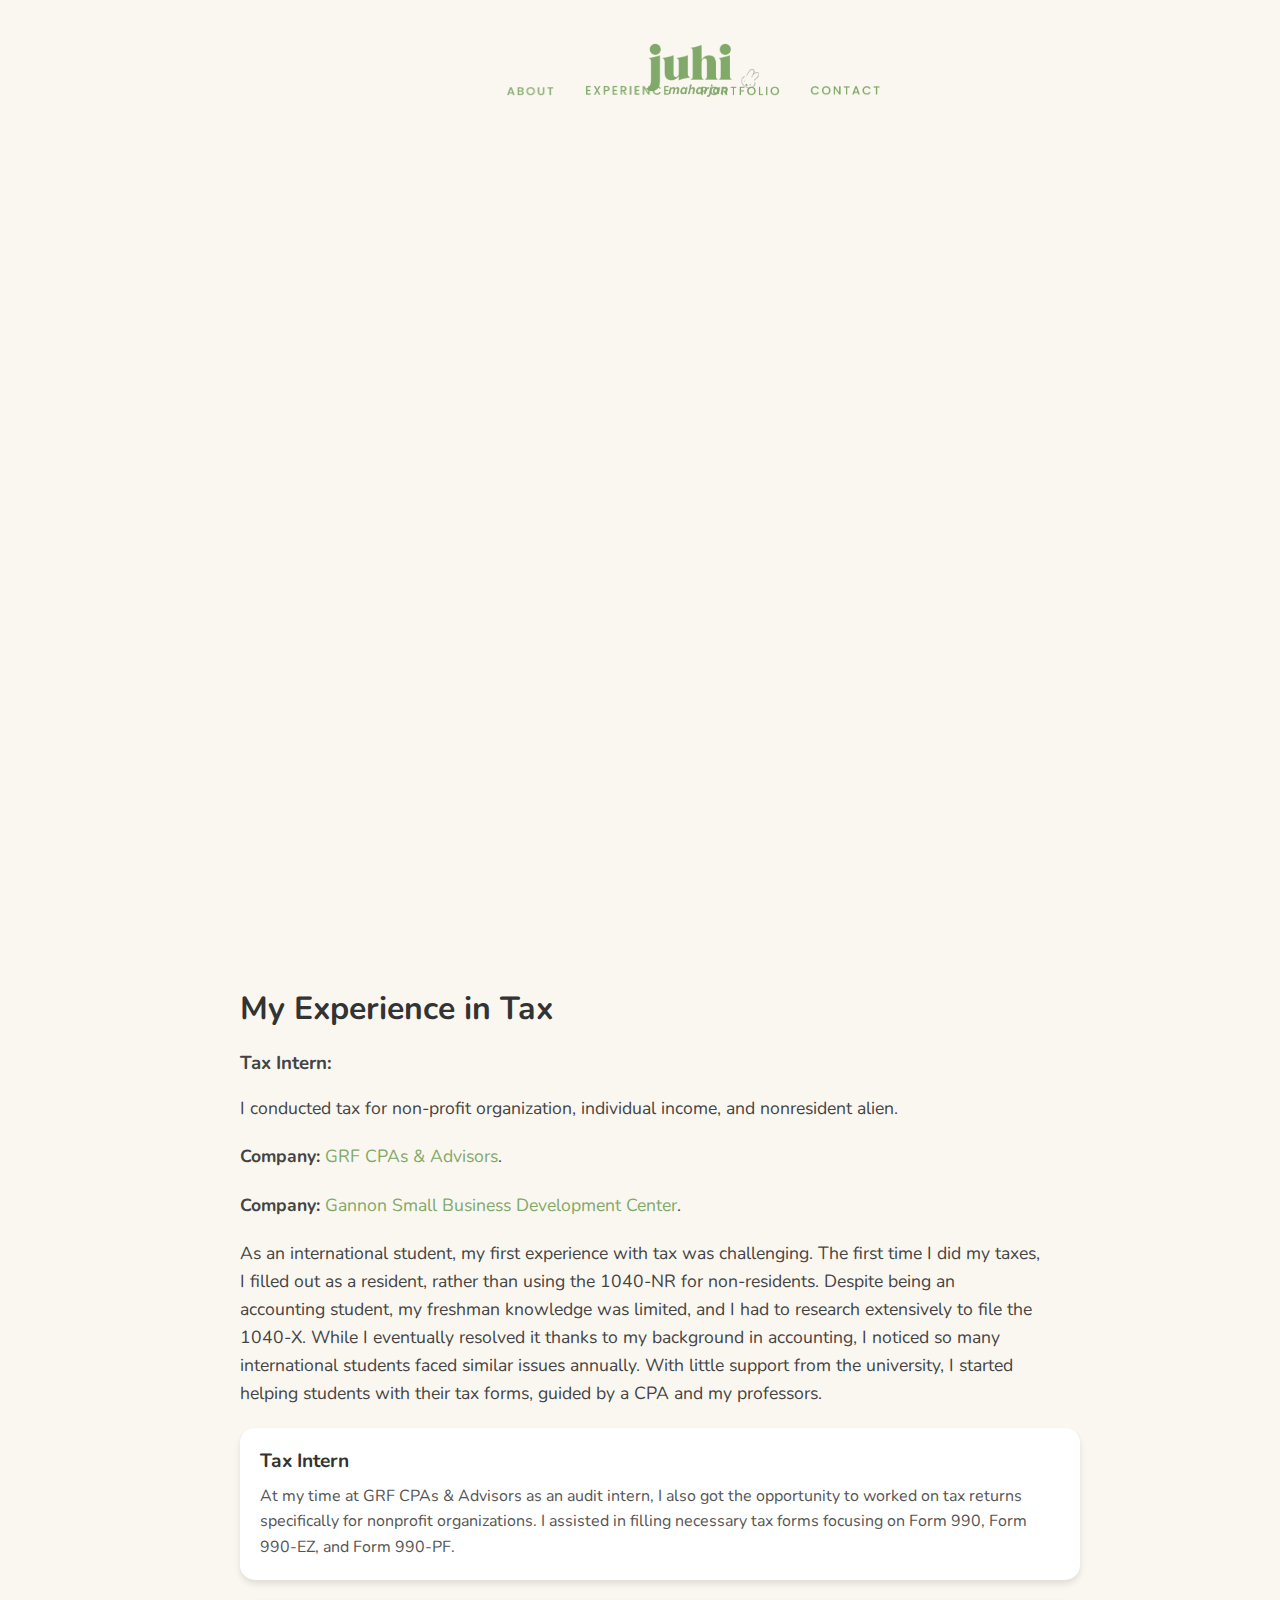
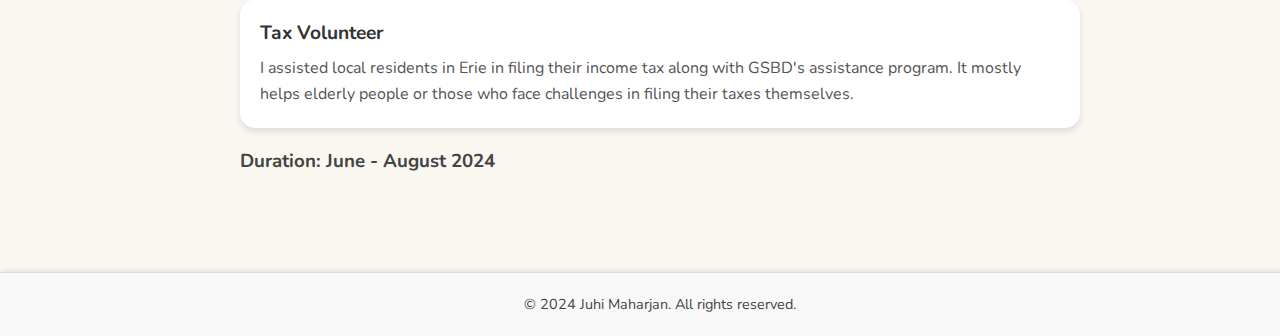
<file: tax.html>
<!DOCTYPE html>
<html lang="en">
<head>
    <meta charset="UTF-8">
    <meta name="viewport" content="width=device-width, initial-scale=1.0">
    <title>Tax</title>
    <link rel="stylesheet" href="styles.css">
    <link rel="icon" href="images/miffy.png" type="image/png"> 
    <link rel="preconnect" href="https://fonts.googleapis.com">
    <link rel="preconnect" href="https://fonts.gstatic.com" crossorigin>
    <link href="https://fonts.googleapis.com/css2?family=Nunito:wght@300;400;600&family=Playwrite+CU:wght@100..400&display=swap" rel="stylesheet">
</head>
    <body id="portfolio">
    <div class="logo-container sticky">
        <a href="index.html">
            <img src="images/juhi.png" alt="Logo" id="logo" class="shrunk-logo">
        </a>
        <div class="nav-bar show">
            <a href="index.html#about" class="nav-item">
                <img src="images/about.png" alt="About" class="about-icon">
            </a>
            <a href="index.html#experience" class="nav-item">
                <img src="images/experience.png" alt="Experience" class="experience-icon">
            </a>
            <a href="index.html#portfolio" class="nav-item">
                <img src="images/portfolio.png" alt="Portfolio" class="portfolio-icon">
            </a>
            <a href="index.html#contact" class="nav-item">
                <img src="images/contact.png" alt="Contact" class="contact-icon">
            </a>
        </div>
    </div>

    <div id="content">
        <section id="learn-more">
              <h2>My Experience in Tax</h2>
            <h3>Tax Intern:</h3>
            <p>I conducted tax for non-profit organization, individual income, and nonresident alien. </p>
            <p><strong>Company:</strong> <a href="https://www.grfcpa.com/" target="_blank">GRF CPAs & Advisors</a>.</p>
            <p><strong>Company:</strong> <a href="https://www.sbdcgannon.org/" target="_blank">Gannon Small Business Development Center</a>.</p>

                <p>As an international student, my first experience with tax was challenging. The first time I did my taxes, I filled out as a resident, rather than using the 1040-NR for non-residents. Despite being an accounting student, my freshman knowledge was limited, and I had to research extensively to file the 1040-X. While I eventually resolved it thanks to my background in accounting, I noticed so many international students faced similar issues annually. With little support from the university, I started helping students with their tax forms, guided by a CPA and my professors.</p>
                  
            <div class="box">
                <h3>Tax Intern</h3>
                <p>At my time at GRF CPAs & Advisors as an audit intern, I also got the opportunity to worked on tax returns specifically for nonprofit organizations. I assisted in filling necessary tax forms focusing on Form 990, Form 990-EZ, and Form 990-PF.</p>
            </div>

            <div class="box">
                <h3>Tax Volunteer</h3>
                <p>I assisted local residents in Erie in filing their income tax along with GSBD's assistance program. It mostly helps elderly people or those who face challenges in filing their taxes themselves. </p>
            </div>

            <h3>Duration: June - August 2024</h3>
            </div>
        </section>
    </div>

    <footer>
        <p>&copy; 2024 Juhi Maharjan. All rights reserved.</p>
    </footer>

    <script src="scripts.js"></script>
</body>
</html>
</file>
<file: styles.css>
/* Default layout: image on the side */
.about-content {
    display: flex;
    align-items: center;
    justify-content: space-between;
    max-width: 800px;
    margin: 0 auto;
    padding: 20px;
}

.about-text {
    flex: 1; 
}

.about-image {
    flex: 0 0 auto; 
    margin-left: 20px;
}

.about-image img {
    width: 175px; 
    height: auto; 
    border-radius: 250px;
}

/* Mobile layout: image below the text */
@media (max-width: 768px) {
    .about-content {
        flex-direction: column; 
    }

    .about-image {
        margin-top: 20px;       
        margin-left: 0;       
    }
}

body {
    font-family: 'Nunito', sans-serif;
    background-color: #faf7f0;
    color: #444;
    margin: 0;
    padding: 0;
    overflow-x: hidden; /* Prevent horizontal scroll */
}

.logo-container {
    position: absolute;
    top: 50%;
    left: 50%;
    transform: translate(-50%, -50%);
    text-align: center;
    z-index: 10;
    margin-bottom: 50;
    transition: transform 0.5s ease, top 0.5s ease;
}

.logo-container2 {
    position: fixed;
    top: 50%;
    left: 50%;
    transform: translate(-50%, -50%);
    text-align: center;
    z-index: 10;
    transition: transform 0.5s ease, top 0.5s ease;
}

#logo {
    width: 175px;
    transition: width 0.5s ease;
}

.doodles {
    position: absolute;
    top: 50%;
    left: 50%;
    transform: translate(-50%, -50%);
}

.doodle {
    position: absolute;
    width: 55px;
    transition: transform 1s ease, opacity 1s ease;
}

/* Position doodles around the logo */
.doodle:nth-child(1) { transform: translate(-100px, -120px); }
.doodle:nth-child(2) { transform: translate(100px, -100px); }
.doodle:nth-child(3) { transform: translate(-100px, 100px); }
.doodle:nth-child(4) { transform: translate(-10px, 40px); }
.doodle:nth-child(5) { transform: translate(65px, 100px); }
.doodle:nth-child(6) { transform: translate(10px, -150px); }
.doodle:nth-child(7) { transform: translate(150px, -10px); }
.doodle:nth-child(8) { transform: translate(-175px, 10px); }
.doodle:nth-child(9) {
    width: 100px;
    transform: translate(-180px, -140px) rotate(-30deg);
}
.doodle:nth-child(10) {
    width: 90px; 
    transform: translate(170px, 100px);
}

#content {
    padding: 100vh 20px 20px; /* Start content after the animation */
}

.sticky {
    position: fixed;
    top: 0;
    left: 50%;
    transform: translateX(-50%);
    width: 100px;
}

.shrunk-logo {
    width: 80px;
}

.dispersed {
    opacity: 0;
    transition: transform 1s ease, opacity 1s ease;
}

.doodle:nth-child(1).dispersed { transform: translate(-500px, -120px); }
.doodle:nth-child(2).dispersed { transform: translate(500px, -100px); }
.doodle:nth-child(3).dispersed { transform: translate(-500px, 100px); }
.doodle:nth-child(4).dispersed { transform: translate(-10px, 500px); }
.doodle:nth-child(5).dispersed { transform: translate(500px, 100px); }
.doodle:nth-child(6).dispersed { transform: translate(10px, -500px); }
.doodle:nth-child(7).dispersed { transform: translate(500px, -10px); }
.doodle:nth-child(8).dispersed { transform: translate(-500px, 10px); }
.doodle:nth-child(9).dispersed {
    width: 100px;
    transform: translate(-500px, -500px) rotate(-30deg);
}
.doodle:nth-child(10).dispersed {
    width: 90px; 
    transform: translate(500px, 500px);
}

.hidden {
    display: none;
}

.nav-bar {
    position: fixed;
    top: 70px; /* Adjust based on the size of your sticky logo */
    top: 80px; /* Adjust based on the size of your sticky logo */
    left: 50%;
    transform: translateX(-50%);
    display: flex;
    justify-content: space-around;
    width: 300px; /* Adjust width based on your design */
    opacity: 0;
    transition: opacity 0.3s ease;
}

.nav-item {
    margin: 0 15px; /* Adjust spacing between icons as needed */
    display: inline-block;
}

.nav-item img {
    transition: transform 0.3s ease;
}

.nav-item img:hover {
    transform: scale(1.1); /* Enlarge icon on hover */
}

.about-icon {
    width: 50px;
}

.experience-icon {
    max-width: 85px;
}

.portfolio-icon {
    width: 80px;
}

.contact-icon {
    width: 70px;
}

.nav-bar.show {
    opacity: 1;
}

.nav-bar a {
    text-decoration: none;
}

/* Section Styles */
section {
    padding: 60px 20px;
    max-width: 800px;
    margin: 0 auto;
}

h2 {
    font-size: 2em;
    margin-bottom: 20px;
    color: #333;
}


.experience-container {
    display: grid;
    grid-template-columns: repeat(3, 1fr);
    gap: 20px;
    justify-items: center;
}

.experience-box {
    background-color: #fff;
    padding: 20px;
    border-radius: 15px;
    width: 200px;
    height: 80px;
    box-shadow: 0 4px 6px rgba(0, 0, 0, 0.1);
    text-align: center;
    display: flex; 
    flex-direction: column; /* Stack content vertically */
    justify-content: space-between; /* Push content to top and bottom */
}

.experience-box p {
    margin: 0;
    font-size: 1.2rem;
    font-weight: bold;
    color: #000;
    text-align: center;
    flex-grow: 1;
}

.experience-box a {
    display: block;
    margin-top: 10px;
    font-size: 0.9rem;
    color: #6BB56B; /* Green color for links */
    text-decoration: none;
}

.experience-box a:hover {
    text-decoration: underline;
}

/* Box Styling for Detailed Content */
.box {
    background-color: #fff;
    padding: 20px;
    border-radius: 15px; /* Matches the rounded corners of .box */
    width: 100%; /* Full width within the max-width container */
    max-width: 800px; /* Limits width for consistency with the layout */
    box-shadow: 0 4px 6px rgba(0, 0, 0, 0.1); /* Similar shadow effect */
    text-align: left; /* Left align for a more text-document style */
    display: flex;
    flex-direction: column;
    justify-content: space-between;
    margin: 20px auto; /* Space between boxes and center align */
}

.box h3 {
    font-size: 1.2rem;
    font-weight: bold;
    color: #333;
    margin: 0 0 10px; /* Adds space below the title */
    text-align: left;
}

.box p {
    margin: 0;
    font-size: 1rem;
    color: #555;
    line-height: 1.6;
    flex-grow: 1;
}

.box .learn-more {
    color: #6a994e;
    text-decoration: none;
    font-weight: bold;
}

.box .learn-more:hover {
    text-decoration: underline;
}

p {
    font-size: 1.1em;
    line-height: 1.6;
    margin-bottom: 20px;
}

ul {
    list-style: none;
    padding: 0;
}

ul li {
    margin-bottom: 10px;
}

a {
    color: #81A969;
    text-decoration: none;
}

a:hover {
    text-decoration: underline;
}

/* Portfolio Item Styles */
.portfolio-item {
    border: 1px solid #ddd;
    border-radius: 8px;
    padding: 20px;
    margin-bottom: 20px;
    background-color: #fff;
}

.portfolio-item h3 {
    margin-top: 0;
}

.portfolio-item a {
    color: #81A969;
    font-weight: bold;
}

.portfolio-item a:hover {
    text-decoration: underline;
}

.about-content {
    display: flex;
    align-items: center;
    justify-content: space-between;
    max-width: 800px;
    margin: 0 auto;
    padding: 20px;
}

.about-text {
    flex: 1; /* Takes up available space */
}

.about-image {
    flex: 0 0 auto; /* Adjust size based on content */
    margin-left: 20px; /* Space between text and image */
}

.about-image img {
    width: 175px; /* Set a fixed width for the image */
    height: auto; /* Maintain aspect ratio */
    border-radius: 250px; /* for rounding */
}

footer {
    background-color: #f8f8f8; /* Light background color */
    color: #444; /* Text color */
    text-align: center; /* Center-align text */
    padding: 20px; /* Padding around the text */
    position: relative;
    bottom: 0;
    width: 100%; /* Stretch footer across the entire width */
    border-top: 1px solid #ddd; /* Optional: add a top border */
    box-shadow: 0 -1px 5px rgba(0, 0, 0, 0.1); /* Add shadow for better visibility */
}

footer p {
    margin: 0; /* Remove default margin */
    font-size: 0.9em; /* Slightly smaller text size */
}

.image-grid {
    display: grid;
    grid-template-columns: repeat(2, 1fr); /* 2 columns */
    gap: 20px; /* Space between images */
    max-width: 800px; /* Set a max width */
    margin: 0 auto; /* Center the grid */
}

.image-item img {
    width: 100%; /* Make images responsive */
    height: auto;
    box-shadow: 0 4px 8px rgba(0, 0, 0, 0.1); /* Optional: add a slight shadow */
}
</file>
